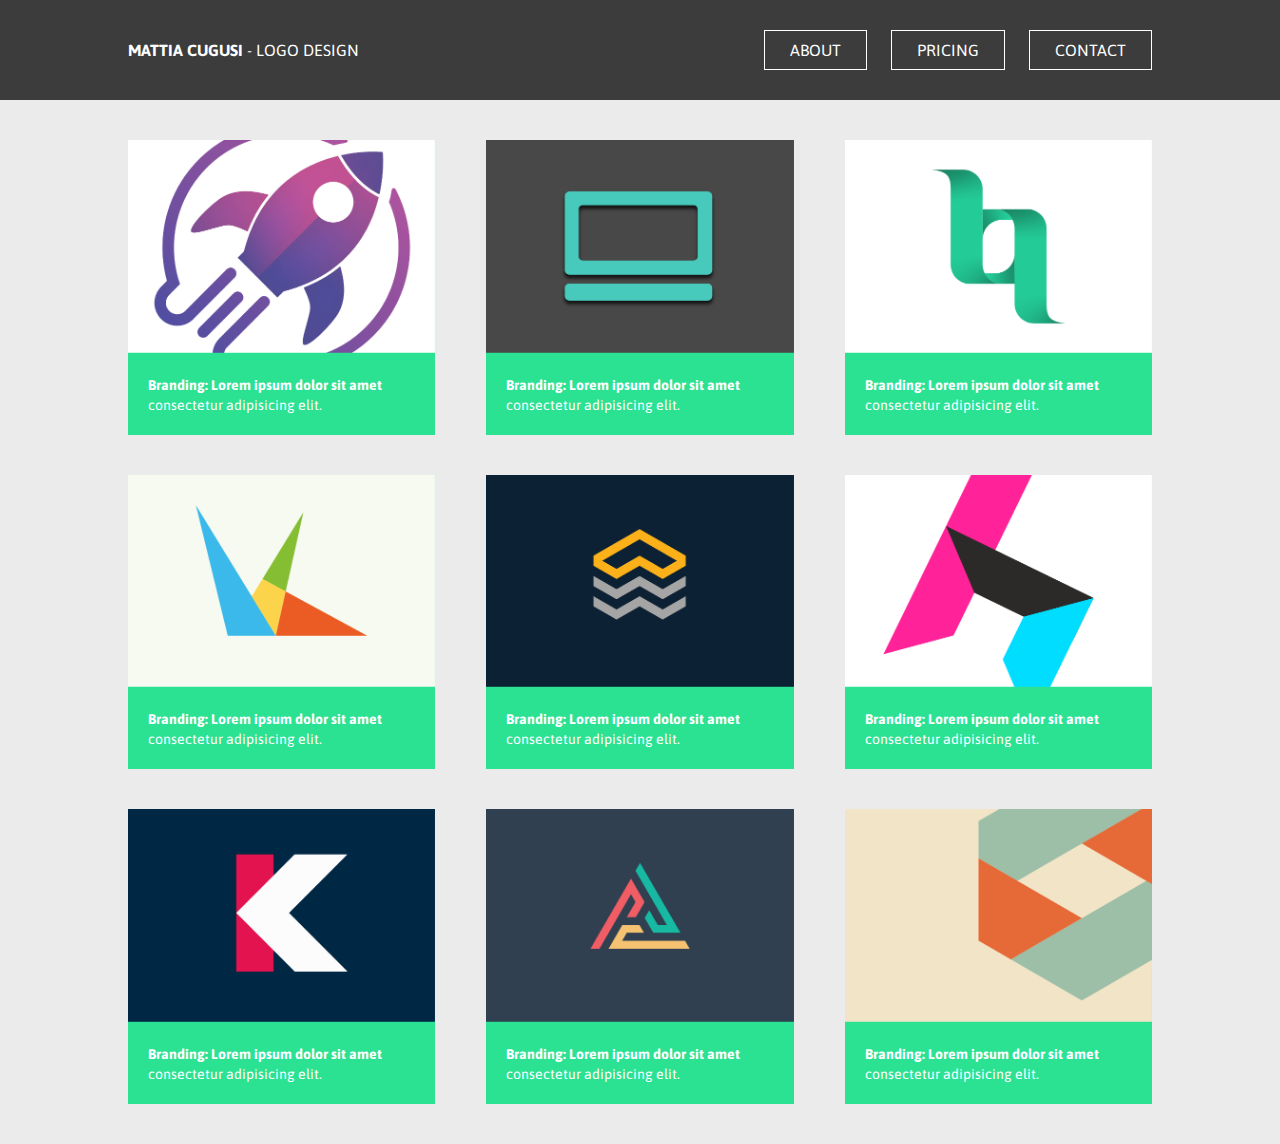
<file: index.html>
<!DOCTYPE html>
<html lang="en">
<head>
    <meta charset="UTF-8">
    <meta name="viewport" content="width=device-width, initial-scale=1.0">
    <title>Mattia Cugusi Branding and Logo Design in Auckland New Zeland</title>
    <link rel="stylesheet" href="./css/css-reset.css">
    <link rel="stylesheet" href="./css/styles.css">
    <link rel="preconnect" href="https://fonts.googleapis.com">
    <link rel="preconnect" href="https://fonts.gstatic.com" crossorigin>
    <link href="https://fonts.googleapis.com/css2?family=Asap:ital,wght@0,100..900;1,100..900&display=swap" rel="stylesheet">

 </head>

<body>

  <div class="header-container">
    <header>
       <div class="logo">
        <span class="nome">MATTIA CUGUSI</span> - LOGO DESIGN
        </div>
       <nav>
         <a href="#" class="mybutton">ABOUT</a>
         <a href="#" class="mybutton">PRICING</a>
         <a href="#" class="mybutton">CONTACT</a>
       </nav>

       <div class="mob-wrapper">
        <img src="./images/icon-burger-menu.svg" alt="Mobile Menu Icon" style="width: 40px;" class="burgermenu">
       
       <div class="mob-nav">
        <a href="#" class="navbutton">ABOUT</a>
        <a href="#" class="navbutton">PRICING</a>
        <a href="#" class="navbutton">CONTACT</a>
       </div>
        
      </div>
    </header>
  </div>



   <div class="container">

      <div class="col">
        <img src="./images/image1@2x.png" alt="">
        <p>Branding: Lorem ipsum dolor sit amet consectetur adipisicing elit.</p>
      </div>
      <div class="col">
        <img src="./images/image2@2x.png" alt="">
        <p>Branding: Lorem ipsum dolor sit amet consectetur adipisicing elit.</p>
      </div>
      <div class="col">
        <img src="./images/image3@2x.png" alt="">
        <p>Branding: Lorem ipsum dolor sit amet consectetur adipisicing elit.</p>
      </div>
      <div class="col">
        <img src="./images/image4@2x.png" alt="">
        <p>Branding: Lorem ipsum dolor sit amet consectetur adipisicing elit.</p>
      </div>
      <div class="col hide-mobile">
        <img src="./images/image5@2x.png" alt="">
        <p>Branding: Lorem ipsum dolor sit amet consectetur adipisicing elit.</p>
      </div>
      <div class="col hide-mobile">
        <img src="./images/image6@2x.png" alt="">
        <p>Branding: Lorem ipsum dolor sit amet consectetur adipisicing elit.</p>
      </div>
      <div class="col hide-mobile">
        <img src="./images/image7@2x.png" alt="">
        <p>Branding: Lorem ipsum dolor sit amet consectetur adipisicing elit.</p>
      </div>
      <div class="col hide-mobile">
        <img src="./images/image8@2x.png" alt="">
        <p>Branding: Lorem ipsum dolor sit amet consectetur adipisicing elit.</p>
      </div>
      <div class="col hide-mobile">
        <img src="./images/image9@2x.png" alt="">
        <p>Branding: Lorem ipsum dolor sit amet consectetur adipisicing elit.</p>
      </div>
      <div class="col hide-desktop-only">
        <img src="./images/image10@2x.png" alt="">
        <p>Branding: Lorem ipsum dolor sit amet consectetur adipisicing elit.</p>
      </div>
      
   </div>


   <script src="https://code.jquery.com/jquery-3.7.1.js" integrity="sha256-eKhayi8LEQwp4NKxN+CfCh+3qOVUtJn3QNZ0TciWLP4=" crossorigin="anonymous"></script>
   <script src="./js/script.js"></script>

</body>
</html>
</file>
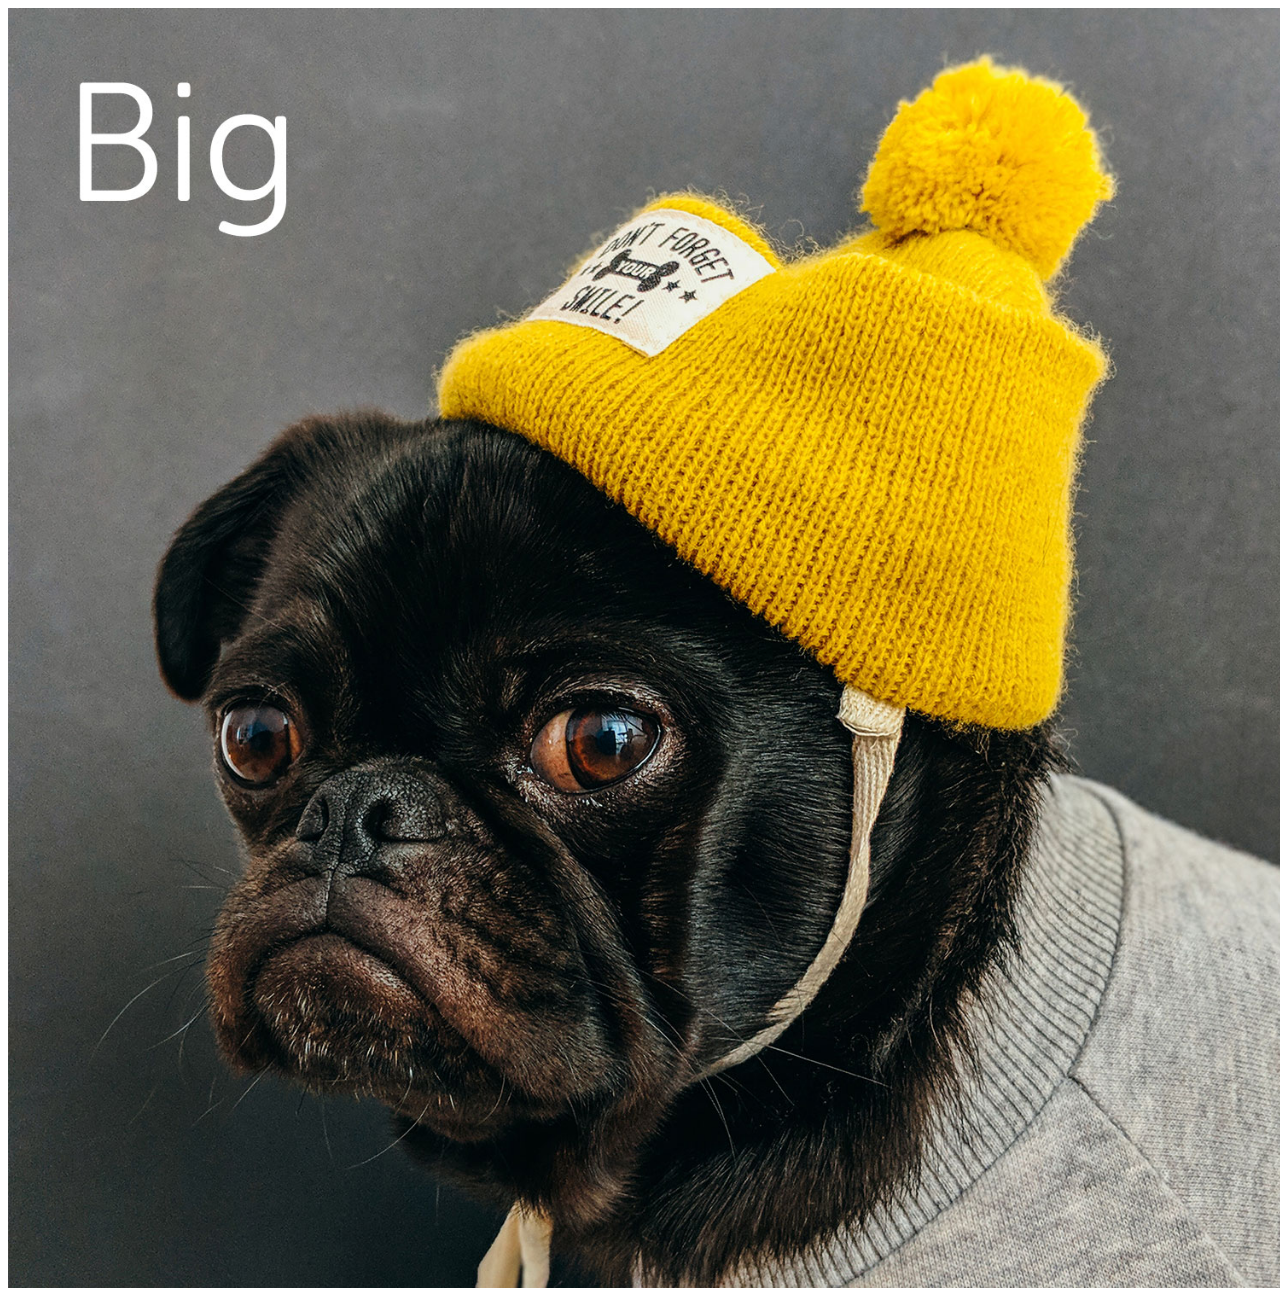
<file: image-srcset.html>
<!DOCTYPE html>
<html lang="en">
<head>
    <meta charset="UTF-8">
    <meta name="viewport" content="width=device-width, initial-scale=1.0">
    <title>Document</title>
</head>
<body>
    
    <img src="./images/pug-charles-unsplash-small.jpg" alt="" srcset="./images/pug-charles-unsplash-small.jpg 500w, ./images/pug-charles-unsplash-medium.jpg 1000w, ./images/pug-charles-unsplash-big.jpg 1500w">


</body>
</html>
</file>
<file: css/styles.css>
/* Global View aka Desktop View*/


body {
    color: white;
   font-family: "Asap", sans-serif;
   background-color: #EBEBEB;

}

.container {
  
    min-height: 500px;
    max-width:1024px;
    margin: 0 auto;
    display: flex;
    flex-wrap: wrap;
    justify-content: space-between;
    padding-top: 140px;
 

}

.header-container {
    background-color: rgb(60, 60, 60);
    min-height: 100px;
    position: fixed;
    width: 100%;
    
}


header {
    max-width: 1024px;
   /* background-color: blueviolet; */ 
    min-height: 100px;
    margin: 0 auto;
    display: flex;
    justify-content: space-between;
    align-items: center;
   
  
    
}


h1 {
    font-size: 100px;
}

.col {
    
    width: 30%;
    margin-bottom: 40px;
    background-color: rgb(43, 226, 147);

}

.hide-desktop-only {
    display: none;

}


.col p {

    font-size: 0.875rem;
    padding: 20px 20px;
    line-height: 1.25rem;
    
}


.col img {
    width: 100%;
    height: auto;
}

.col p::first-line {

    font-weight: 700;
    
}

a {
    color: white;
    text-decoration: none;
}

.mybutton {
   padding: 10px 25px;
   border-style: solid;
   border-width: 1px;
   margin-left: 20px;
}

.nome {
    font-weight: bold;
}


.mob-wrapper {
    display: none;
}










/* Tablet View */
@media (max-width: 768px){

.col {
    width: 45%;

}

.hide-desktop-only {
    display: block;
}


.header-container {
    position: relative;
}

.container {
    padding-top: 40px;
}

nav a {
    display: block;
    
}

.mybutton{
    margin-left: 0;
}

.logo {
    padding: 40px 0;
}

nav {
    display: none;
}

.mob-wrapper {
    display: block;
    padding-right: 30px;
}

.mob-nav {
    display: none;
    position: absolute;
    padding-top: 10px;
}

.navbutton {
    display: block;
    background-color: coral;
    padding: 15px 30px;
    margin-left: -70px;
    text-align: center;
}

}

/* Mobile View */

@media (max-width: 400px){

.col {
    width: 100%;
}

.hide-desktop-only {
    display: block;
}

.hide-mobile {
    display: none;
}




}
</file>
